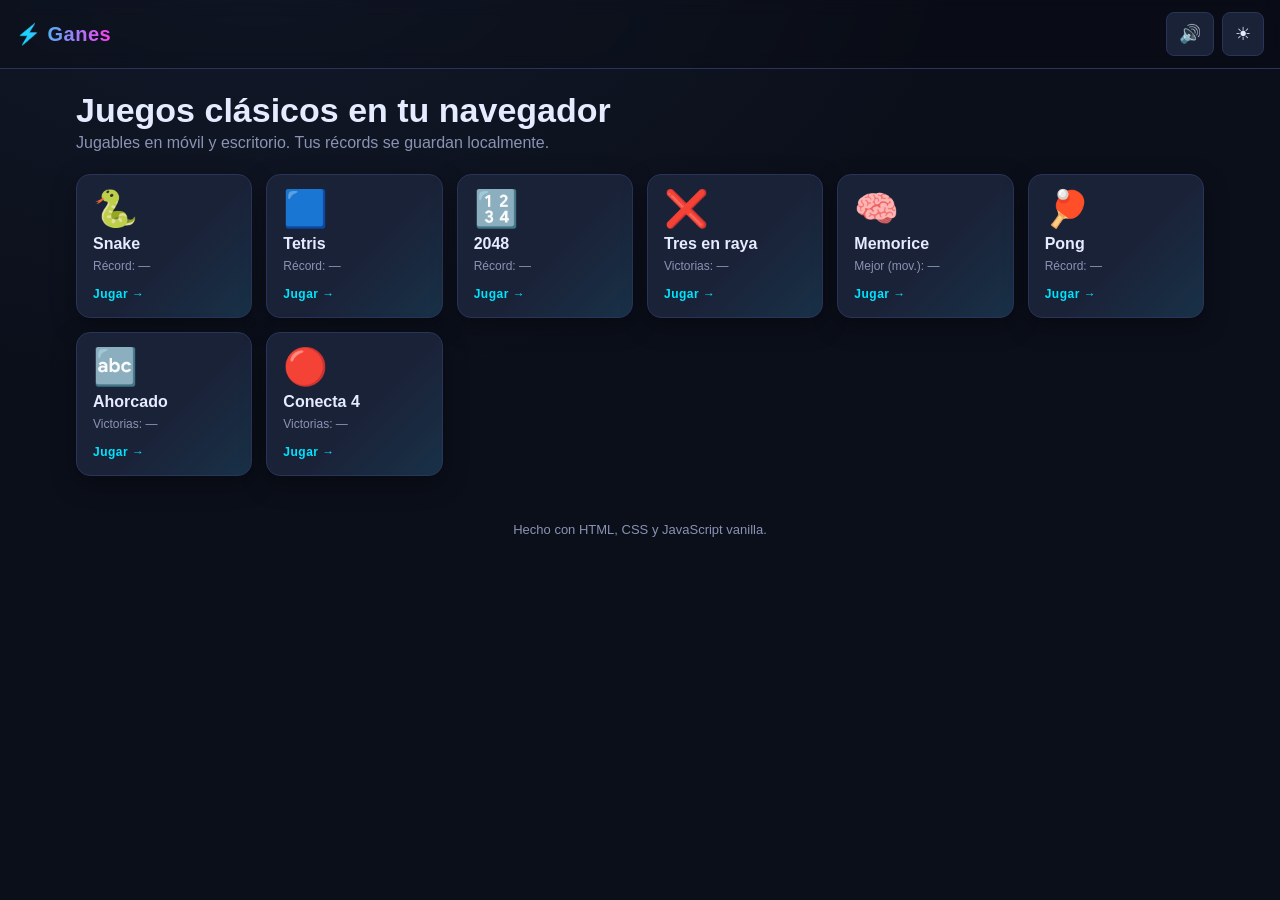
<file: index.html>
<!doctype html>
<html lang="es" data-theme="dark">
<head>
  <meta charset="utf-8" />
  <meta name="viewport" content="width=device-width, initial-scale=1, user-scalable=no, viewport-fit=cover" />
  <meta name="theme-color" content="#0b0f1a" />
  <title>Ganes · Juegos en JavaScript</title>
  <meta name="description" content="8 juegos clásicos jugables en móvil y escritorio. Snake, Tetris, 2048, Pong y más. Gratis, sin instalación." />
  <link rel="icon" href="data:image/svg+xml,<svg xmlns='http://www.w3.org/2000/svg' viewBox='0 0 100 100'><text y='.9em' font-size='90'>⚡</text></svg>" />
  <link rel="stylesheet" href="assets/css/base.css" />
</head>
<body>
  <header class="top-bar">
    <div class="brand">⚡ Ganes</div>
    <div class="top-actions">
      <button data-sound-toggle aria-label="Silenciar">🔊</button>
      <button data-theme-toggle aria-label="Cambiar tema">☀︎</button>
    </div>
  </header>

  <main>
    <h1>Juegos clásicos en tu navegador</h1>
    <p class="lead">Jugables en móvil y escritorio. Tus récords se guardan localmente.</p>

    <section class="grid" id="games"></section>
  </main>

  <footer>Hecho con HTML, CSS y JavaScript vanilla.</footer>

  <script type="module">
    import { initTheme } from './assets/js/theme.js';
    import { initSound } from './assets/js/sound.js';
    import { getHighScore, getPref } from './assets/js/storage.js';

    initTheme();
    initSound();

    const games = [
      { id: 'snake',         name: 'Snake',         emoji: '🐍', href: 'games/snake/',         scoreLabel: 'Récord' },
      { id: 'tetris',        name: 'Tetris',        emoji: '🟦', href: 'games/tetris/',        scoreLabel: 'Récord' },
      { id: '2048',          name: '2048',          emoji: '🔢', href: 'games/2048/',          scoreLabel: 'Récord' },
      { id: 'tres-en-raya',  name: 'Tres en raya',  emoji: '❌', href: 'games/tres-en-raya/',  scoreLabel: 'Victorias' },
      { id: 'memorice',      name: 'Memorice',      emoji: '🧠', href: 'games/memorice/',      scoreLabel: 'Mejor (mov.)' },
      { id: 'pong',          name: 'Pong',          emoji: '🏓', href: 'games/pong/',          scoreLabel: 'Récord' },
      { id: 'ahorcado',      name: 'Ahorcado',      emoji: '🔤', href: 'games/ahorcado/',      scoreLabel: 'Victorias' },
      { id: 'conecta-4',     name: 'Conecta 4',     emoji: '🔴', href: 'games/conecta-4/',     scoreLabel: 'Victorias' },
    ];

    const root = document.getElementById('games');
    for (const g of games) {
      let display;
      if (g.id === 'memorice') {
        const m = getPref('memorice_best', '');
        display = m ? `${m} mov.` : '—';
      } else {
        const hs = getHighScore(g.id);
        display = hs > 0 ? hs : '—';
      }
      const a = document.createElement('a');
      a.className = 'card';
      a.href = g.href;
      a.innerHTML = `
        <div class="emoji">${g.emoji}</div>
        <div class="name">${g.name}</div>
        <div class="hs">${g.scoreLabel}: ${display}</div>
        <div class="cta">Jugar →</div>
      `;
      root.appendChild(a);
    }
  </script>
</body>
</html>
</file>
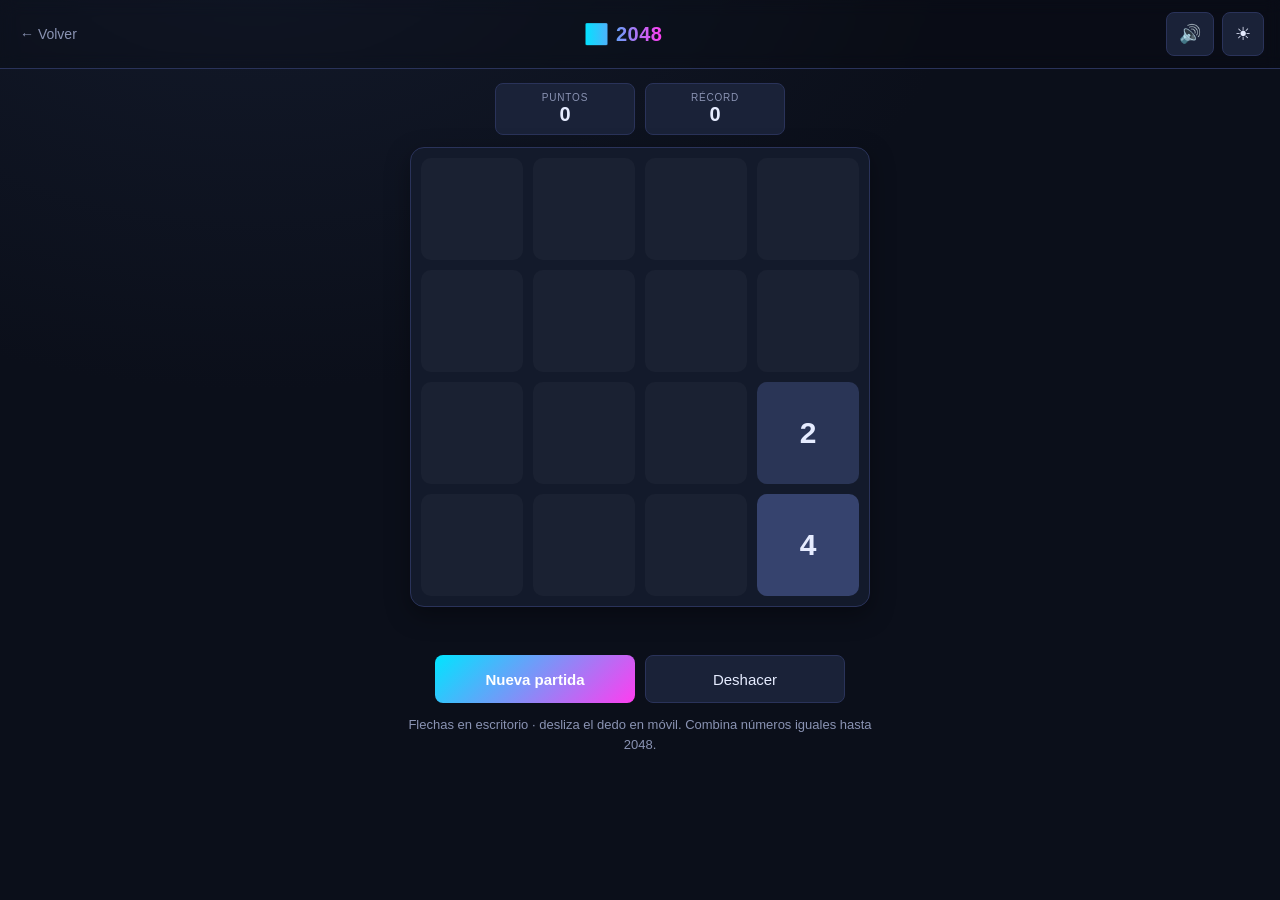
<file: games/2048/index.html>
<!doctype html>
<html lang="es" data-theme="dark">
<head>
  <meta charset="utf-8" />
  <meta name="viewport" content="width=device-width, initial-scale=1, user-scalable=no, viewport-fit=cover" />
  <title>2048 · Ganes</title>
  <link rel="icon" href="data:image/svg+xml,<svg xmlns='http://www.w3.org/2000/svg' viewBox='0 0 100 100'><text y='.9em' font-size='90'>🔢</text></svg>" />
  <link rel="stylesheet" href="../../assets/css/base.css" />
  <link rel="stylesheet" href="../../assets/css/game.css" />
  <style>
    .grid-2048 {
      width: min(96vw, 460px);
      aspect-ratio: 1 / 1;
      background: var(--bg-2);
      border: 1px solid var(--border);
      border-radius: var(--radius);
      padding: 10px;
      display: grid;
      grid-template-columns: repeat(4, 1fr);
      grid-template-rows: repeat(4, 1fr);
      gap: 10px;
      box-shadow: var(--shadow);
      touch-action: none;
      user-select: none;
    }
    .tile {
      display: flex; align-items: center; justify-content: center;
      background: var(--surface);
      border-radius: 10px;
      font-weight: 800;
      font-size: clamp(18px, 5vw, 30px);
      color: var(--fg);
      transition: transform .08s ease;
    }
    .tile[data-v="0"] { color: transparent; background: rgba(255,255,255,0.03); }
    .tile[data-v="2"] { background: #2a3556; }
    .tile[data-v="4"] { background: #36436e; }
    .tile[data-v="8"] { background: #4a3a8a; color: #fff; }
    .tile[data-v="16"] { background: #6a3aa0; color: #fff; }
    .tile[data-v="32"] { background: #903ab2; color: #fff; }
    .tile[data-v="64"] { background: #b53aa3; color: #fff; }
    .tile[data-v="128"] { background: #cc4080; color: #fff; font-size: clamp(16px, 4.5vw, 26px); }
    .tile[data-v="256"] { background: #df4860; color: #fff; font-size: clamp(16px, 4.5vw, 26px); }
    .tile[data-v="512"] { background: #ef5945; color: #fff; font-size: clamp(16px, 4.5vw, 26px); }
    .tile[data-v="1024"] { background: linear-gradient(135deg, var(--accent), var(--accent-2)); color: #fff; font-size: clamp(14px, 4vw, 22px); }
    .tile[data-v="2048"] { background: linear-gradient(135deg, #ffd54a, #ff7a00); color: #1a0; font-size: clamp(14px, 4vw, 22px); }
  </style>
</head>
<body>
  <header class="top-bar">
    <a class="back-link" href="../../">← Volver</a>
    <div class="brand">🔢 2048</div>
    <div class="top-actions">
      <button data-sound-toggle>🔊</button>
      <button data-theme-toggle>☀︎</button>
    </div>
  </header>

  <main class="game-shell">
    <div class="scoreboard">
      <div class="score-box"><div class="label">Puntos</div><div class="value" id="score">0</div></div>
      <div class="score-box"><div class="label">Récord</div><div class="value" id="best">0</div></div>
    </div>

    <div id="grid" class="grid-2048"></div>

    <div class="message" id="msg"></div>

    <div class="controls">
      <button id="restart" class="primary">Nueva partida</button>
      <button id="undo">Deshacer</button>
    </div>

    <p class="hint">Flechas en escritorio · desliza el dedo en móvil. Combina números iguales hasta 2048.</p>
  </main>

  <script type="module" src="./game2048.js"></script>
</body>
</html>
</file>
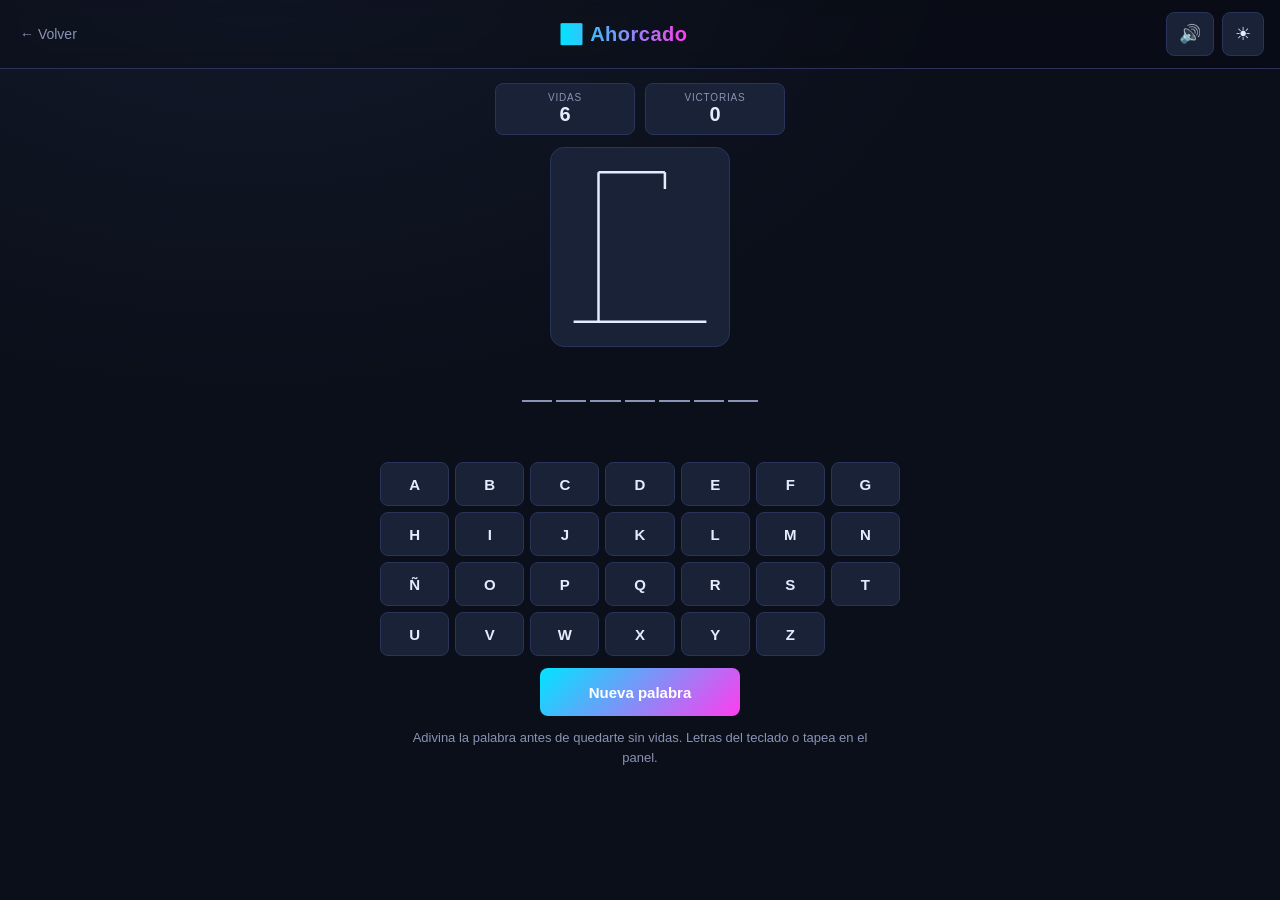
<file: games/ahorcado/index.html>
<!doctype html>
<html lang="es" data-theme="dark">
<head>
  <meta charset="utf-8" />
  <meta name="viewport" content="width=device-width, initial-scale=1, user-scalable=no, viewport-fit=cover" />
  <title>Ahorcado · Ganes</title>
  <link rel="icon" href="data:image/svg+xml,<svg xmlns='http://www.w3.org/2000/svg' viewBox='0 0 100 100'><text y='.9em' font-size='90'>🔤</text></svg>" />
  <link rel="stylesheet" href="../../assets/css/base.css" />
  <link rel="stylesheet" href="../../assets/css/game.css" />
  <style>
    .hangman-area {
      display: flex;
      flex-direction: column;
      align-items: center;
      gap: 10px;
      width: 100%;
    }
    .word {
      font-size: clamp(22px, 6vw, 38px);
      letter-spacing: 0.3em;
      font-weight: 700;
      min-height: 1.5em;
      text-transform: uppercase;
    }
    .word .letter { display: inline-block; min-width: .8em; border-bottom: 2px solid var(--fg-dim); margin: 0 2px; }
    .word .letter.revealed { border-bottom-color: transparent; }
    .keyboard {
      display: grid;
      grid-template-columns: repeat(7, 1fr);
      gap: 6px;
      width: min(96vw, 520px);
    }
    .keyboard button {
      padding: 10px 0;
      font-weight: 700;
      text-transform: uppercase;
      font-size: 15px;
      min-height: 44px;
    }
    .keyboard button.used { opacity: .35; cursor: default; pointer-events: none; }
    .keyboard button.hit { background: rgba(74, 222, 128, 0.25); border-color: var(--good); }
    .keyboard button.miss { background: rgba(255, 93, 108, 0.18); border-color: var(--bad); }
    /* En móvil: 6 columnas para botones más grandes */
    @media (max-width: 420px) {
      .keyboard {
        grid-template-columns: repeat(6, 1fr);
        gap: 5px;
      }
      .keyboard button {
        padding: 11px 0;
        font-size: 14px;
      }
    }
    svg.gallows { background: var(--surface); border: 1px solid var(--border); border-radius: var(--radius); padding: 6px; }
  </style>
</head>
<body>
  <header class="top-bar">
    <a class="back-link" href="../../">← Volver</a>
    <div class="brand">🔤 Ahorcado</div>
    <div class="top-actions">
      <button data-sound-toggle>🔊</button>
      <button data-theme-toggle>☀︎</button>
    </div>
  </header>

  <main class="game-shell">
    <div class="scoreboard">
      <div class="score-box"><div class="label">Vidas</div><div class="value" id="lives">6</div></div>
      <div class="score-box"><div class="label">Victorias</div><div class="value" id="wins">0</div></div>
    </div>

    <div class="hangman-area">
      <svg class="gallows" id="gallows" viewBox="0 0 200 220" width="180" height="200" aria-hidden="true"></svg>
      <div class="word" id="word"></div>
    </div>

    <div class="message" id="msg"></div>
    <div class="keyboard" id="keyboard"></div>

    <div class="controls">
      <button id="reset" class="primary">Nueva palabra</button>
    </div>

    <p class="hint">Adivina la palabra antes de quedarte sin vidas. Letras del teclado o tapea en el panel.</p>
  </main>

  <script type="module" src="./ahorcado.js"></script>
</body>
</html>
</file>
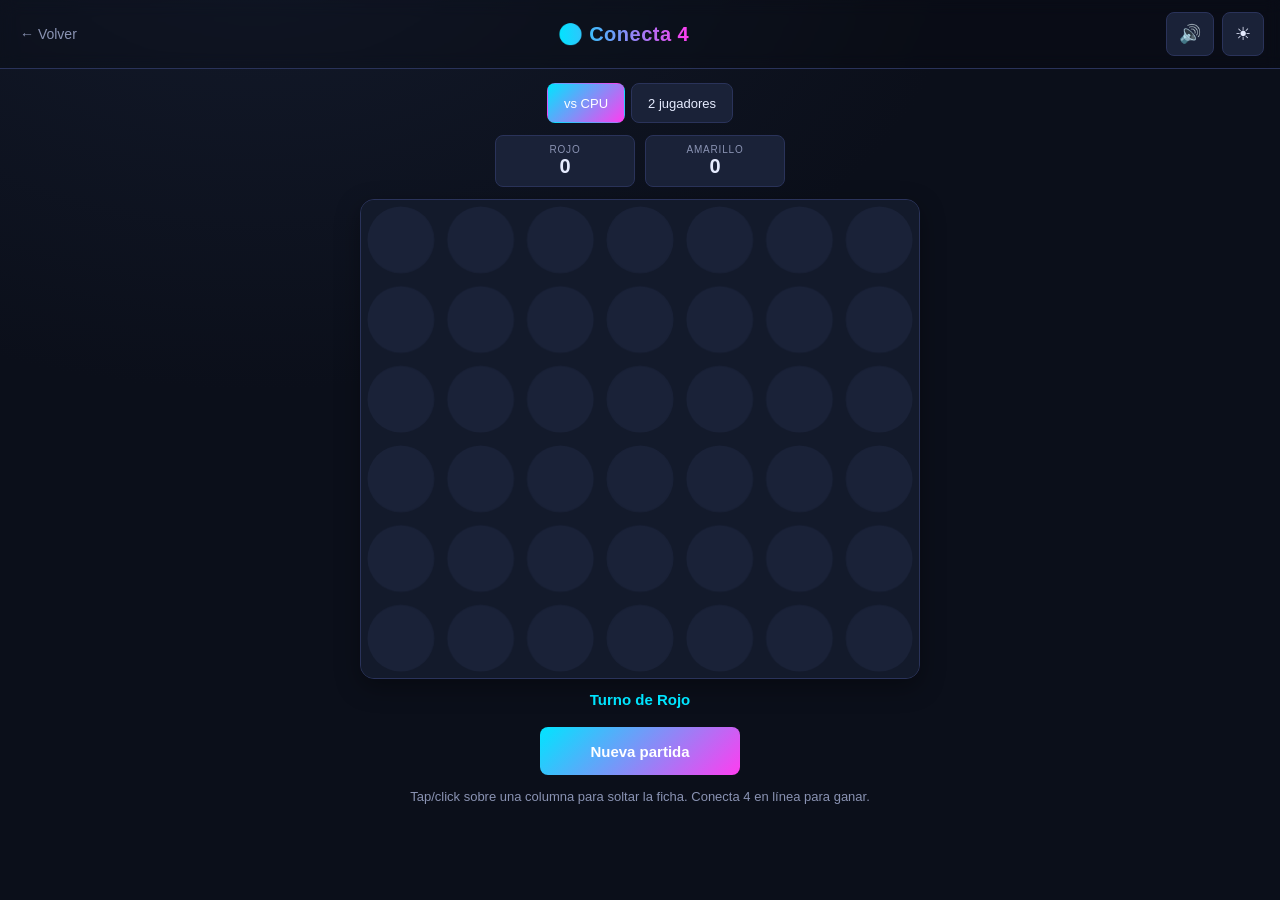
<file: games/conecta-4/index.html>
<!doctype html>
<html lang="es" data-theme="dark">
<head>
  <meta charset="utf-8" />
  <meta name="viewport" content="width=device-width, initial-scale=1, user-scalable=no, viewport-fit=cover" />
  <title>Conecta 4 · Ganes</title>
  <link rel="icon" href="data:image/svg+xml,<svg xmlns='http://www.w3.org/2000/svg' viewBox='0 0 100 100'><text y='.9em' font-size='90'>🔴</text></svg>" />
  <link rel="stylesheet" href="../../assets/css/base.css" />
  <link rel="stylesheet" href="../../assets/css/game.css" />
</head>
<body>
  <header class="top-bar">
    <a class="back-link" href="../../">← Volver</a>
    <div class="brand">🔴 Conecta 4</div>
    <div class="top-actions">
      <button data-sound-toggle>🔊</button>
      <button data-theme-toggle>☀︎</button>
    </div>
  </header>

  <main class="game-shell">
    <div class="modes">
      <button class="mode-btn active" data-mode="ai">vs CPU</button>
      <button class="mode-btn" data-mode="2p">2 jugadores</button>
    </div>

    <div class="scoreboard">
      <div class="score-box"><div class="label">Rojo</div><div class="value" id="redScore">0</div></div>
      <div class="score-box"><div class="label">Amarillo</div><div class="value" id="yellowScore">0</div></div>
    </div>

    <div class="board-wrap">
      <canvas id="board" class="board" width="560" height="480" aria-label="Tablero de Conecta 4"></canvas>
    </div>

    <div class="message" id="msg">Turno de Rojo</div>

    <div class="controls">
      <button id="reset" class="primary">Nueva partida</button>
    </div>

    <p class="hint">Tap/click sobre una columna para soltar la ficha. Conecta 4 en línea para ganar.</p>
  </main>

  <script type="module" src="./conecta4.js"></script>
</body>
</html>
</file>
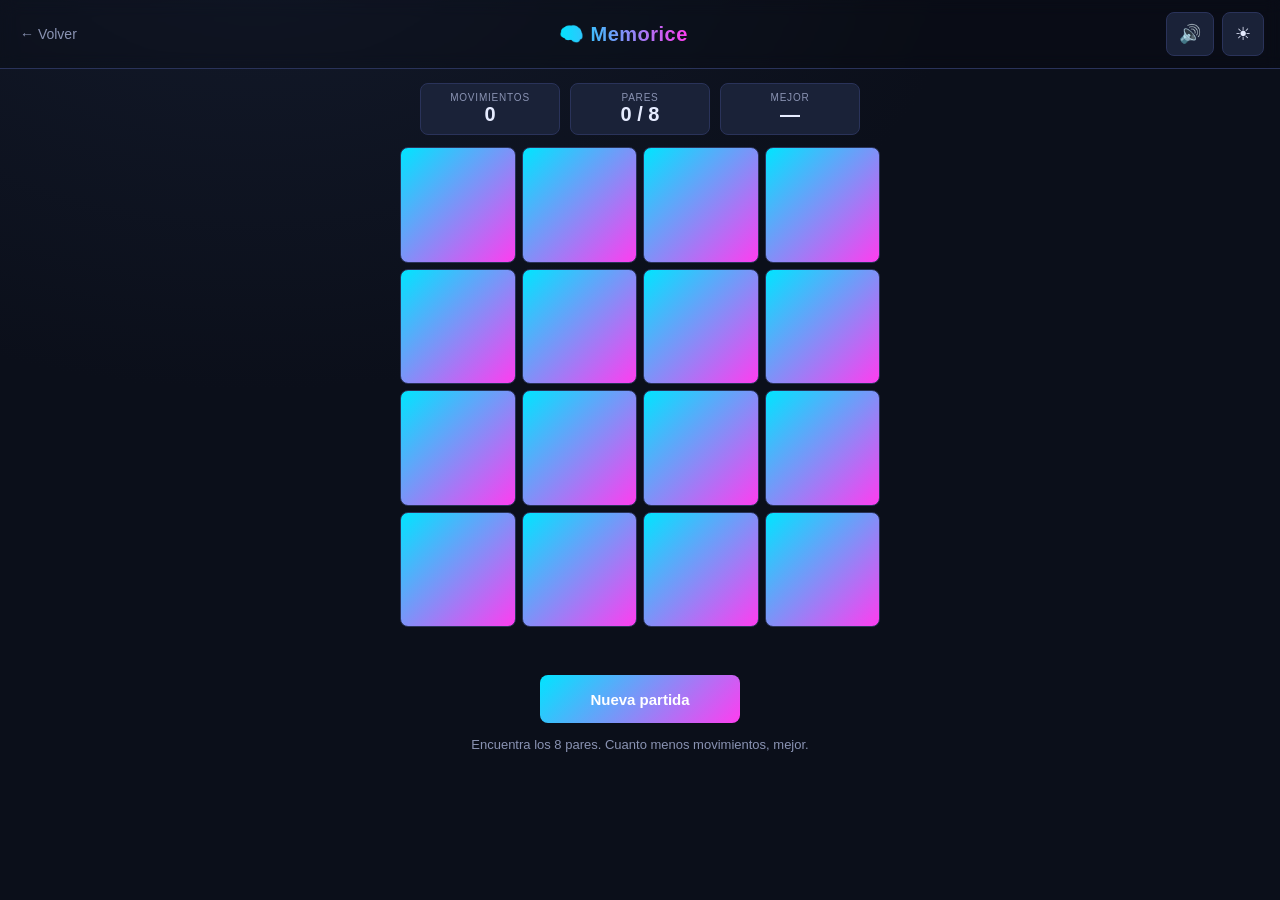
<file: games/memorice/index.html>
<!doctype html>
<html lang="es" data-theme="dark">
<head>
  <meta charset="utf-8" />
  <meta name="viewport" content="width=device-width, initial-scale=1, user-scalable=no, viewport-fit=cover" />
  <title>Memorice · Ganes</title>
  <link rel="icon" href="data:image/svg+xml,<svg xmlns='http://www.w3.org/2000/svg' viewBox='0 0 100 100'><text y='.9em' font-size='90'>🧠</text></svg>" />
  <link rel="stylesheet" href="../../assets/css/base.css" />
  <link rel="stylesheet" href="../../assets/css/game.css" />
  <style>
    .memo { grid-template-columns: repeat(4, 1fr); width: min(96vw, 480px); }
    .memo .cell { background: linear-gradient(135deg, var(--accent), var(--accent-2)); color: transparent; }
    .memo .cell.flipped { background: var(--surface); color: var(--fg); }
    .memo .cell.matched { background: rgba(74, 222, 128, 0.18); color: var(--fg); cursor: default; }
  </style>
</head>
<body>
  <header class="top-bar">
    <a class="back-link" href="../../">← Volver</a>
    <div class="brand">🧠 Memorice</div>
    <div class="top-actions">
      <button data-sound-toggle>🔊</button>
      <button data-theme-toggle>☀︎</button>
    </div>
  </header>

  <main class="game-shell">
    <div class="scoreboard">
      <div class="score-box"><div class="label">Movimientos</div><div class="value" id="moves">0</div></div>
      <div class="score-box"><div class="label">Pares</div><div class="value" id="pairs">0 / 8</div></div>
      <div class="score-box"><div class="label">Mejor</div><div class="value" id="best">—</div></div>
    </div>

    <div id="board" class="board-grid memo"></div>

    <div class="message" id="msg"></div>

    <div class="controls">
      <button id="reset" class="primary">Nueva partida</button>
    </div>

    <p class="hint">Encuentra los 8 pares. Cuanto menos movimientos, mejor.</p>
  </main>

  <script type="module" src="./memorice.js"></script>
</body>
</html>
</file>
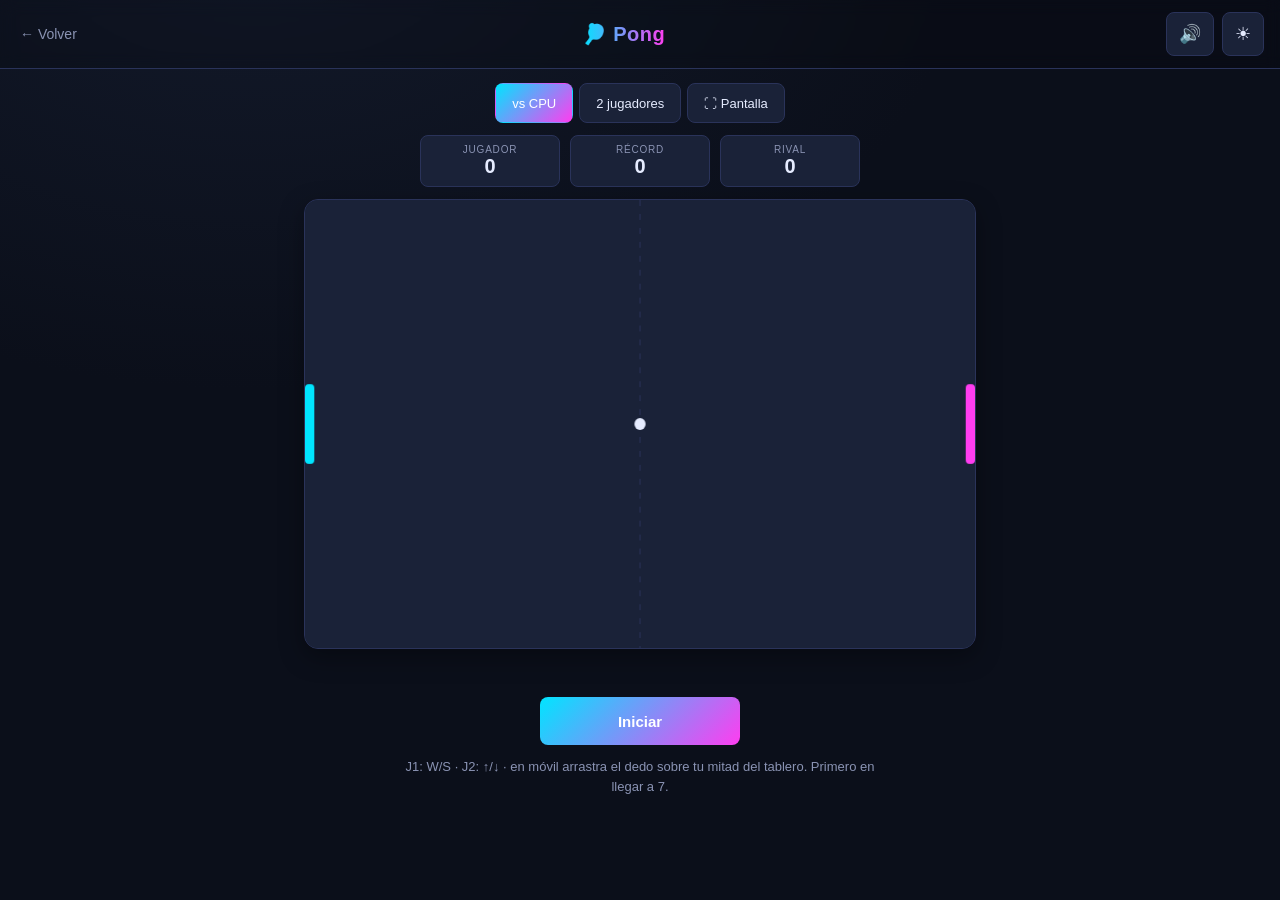
<file: games/pong/index.html>
<!doctype html>
<html lang="es" data-theme="dark">
<head>
  <meta charset="utf-8" />
  <meta name="viewport" content="width=device-width, initial-scale=1, user-scalable=no, viewport-fit=cover" />
  <title>Pong · Ganes</title>
  <link rel="icon" href="data:image/svg+xml,<svg xmlns='http://www.w3.org/2000/svg' viewBox='0 0 100 100'><text y='.9em' font-size='90'>🏓</text></svg>" />
  <link rel="stylesheet" href="../../assets/css/base.css" />
  <link rel="stylesheet" href="../../assets/css/game.css" />
  <style>
    /* ── Móvil: UI compacta, hint oculto, scroll natural ── */
    @media (pointer: coarse) {
      .hint { display: none; }
      main.game-shell { padding: 8px 12px env(safe-area-inset-bottom, 8px); gap: 6px; }
    }
    /* Landscape móvil: compactar aún más */
    @media (pointer: coarse) and (max-height: 500px) {
      .score-box { padding: 4px 8px; }
      .scoreboard { gap: 4px; }
      .modes .mode-btn { min-height: 34px; padding: 4px 10px; font-size: 13px; }
      .controls .primary { min-height: 38px; padding: 6px 20px; }
      main.game-shell { gap: 4px; padding-top: 6px; }
    }

    /* ── Pantalla completa: canvas ocupa TODA la pantalla, sin margen ni padding ── */
    :fullscreen body,
    :-webkit-full-screen body {
      height: 100dvh; overflow: hidden;
      display: flex; flex-direction: column;
      padding: 0; margin: 0;
    }
    :fullscreen header.top-bar,
    :-webkit-full-screen header.top-bar { display: none; }

    :fullscreen main.game-shell,
    :-webkit-full-screen main.game-shell {
      /* Anular margin:0 auto, max-width:720px y align-items:center de game.css */
      flex: 1; min-height: 0;
      width: 100%; max-width: none;
      margin: 0; padding: 0; gap: 0;
      display: flex; flex-direction: column;
      align-items: stretch;
      overflow: hidden;
    }
    /* Ocultar toda la UI — solo queda el canvas */
    :fullscreen .modes,
    :fullscreen .scoreboard,
    :fullscreen .controls,
    :fullscreen .message,
    :fullscreen .hint,
    :-webkit-full-screen .modes,
    :-webkit-full-screen .scoreboard,
    :-webkit-full-screen .controls,
    :-webkit-full-screen .message,
    :-webkit-full-screen .hint { display: none !important; }

    :fullscreen .board-wrap,
    :-webkit-full-screen .board-wrap {
      flex: 1; min-height: 0;
      width: 100%; margin: 0; padding: 0;
      display: block; overflow: hidden;
    }
    /* El canvas se queda sin bordes/sombra en fullscreen */
    :fullscreen #board,
    :-webkit-full-screen #board {
      display: block;
      border: none !important;
      border-radius: 0 !important;
      box-shadow: none !important;
    }
  </style>
</head>
<body>
  <header class="top-bar">
    <a class="back-link" href="../../">← Volver</a>
    <div class="brand">🏓 Pong</div>
    <div class="top-actions">
      <button data-sound-toggle>🔊</button>
      <button data-theme-toggle>☀︎</button>
    </div>
  </header>

  <main class="game-shell">
    <div class="modes">
      <button class="mode-btn active" data-mode="cpu">vs CPU</button>
      <button class="mode-btn" data-mode="2p">2 jugadores</button>
      <button id="btn-fullscreen" class="mode-btn" aria-label="Pantalla completa" title="Pantalla completa">⛶ Pantalla</button>
    </div>

    <div class="scoreboard">
      <div class="score-box"><div class="label" id="lbl-p1">Jugador</div><div class="value" id="p1">0</div></div>
      <div class="score-box"><div class="label">Récord</div><div class="value" id="best">0</div></div>
      <div class="score-box"><div class="label" id="lbl-p2">Rival</div><div class="value" id="p2">0</div></div>
    </div>

    <div class="board-wrap">
      <canvas id="board" class="board" width="640" height="400" aria-label="Tablero de Pong"></canvas>
    </div>

    <div class="message" id="msg"></div>

    <div class="controls">
      <button id="start" class="primary">Iniciar</button>
    </div>

    <p class="hint" id="hint-text">
      J1: W/S · J2: ↑/↓ · en móvil arrastra el dedo sobre tu mitad del tablero. Primero en llegar a 7.
    </p>
  </main>

  <script type="module" src="./pong.js"></script>
</body>
</html>
</file>
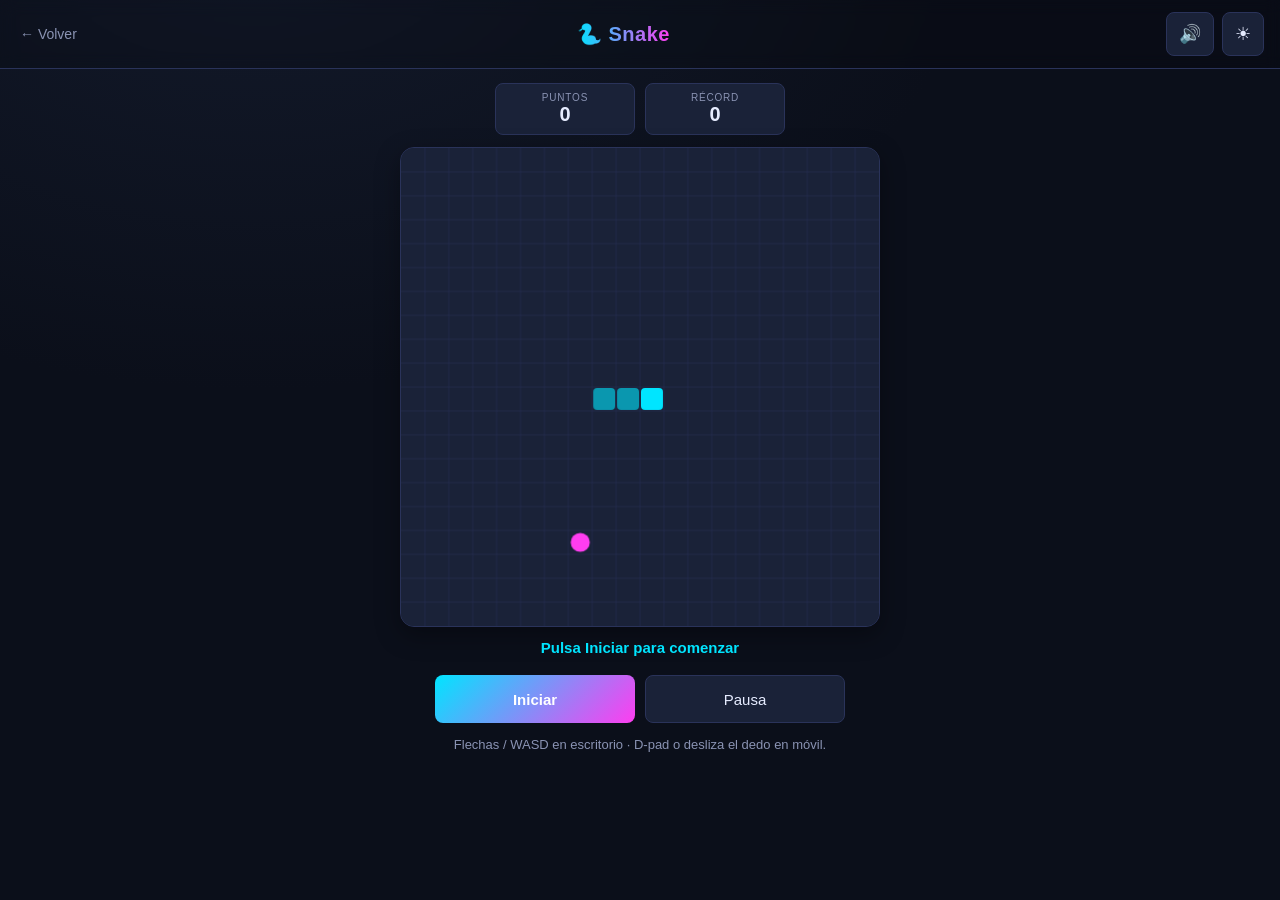
<file: games/snake/index.html>
<!doctype html>
<html lang="es" data-theme="dark">
<head>
  <meta charset="utf-8" />
  <meta name="viewport" content="width=device-width, initial-scale=1, user-scalable=no, viewport-fit=cover" />
  <title>Snake · Ganes</title>
  <link rel="icon" href="data:image/svg+xml,<svg xmlns='http://www.w3.org/2000/svg' viewBox='0 0 100 100'><text y='.9em' font-size='90'>🐍</text></svg>" />
  <link rel="stylesheet" href="../../assets/css/base.css" />
  <link rel="stylesheet" href="../../assets/css/game.css" />
</head>
<body>
  <header class="top-bar">
    <a class="back-link" href="../../">← Volver</a>
    <div class="brand">🐍 Snake</div>
    <div class="top-actions">
      <button data-sound-toggle>🔊</button>
      <button data-theme-toggle>☀︎</button>
    </div>
  </header>

  <main class="game-shell">
    <div class="scoreboard">
      <div class="score-box"><div class="label">Puntos</div><div class="value" id="score">0</div></div>
      <div class="score-box"><div class="label">Récord</div><div class="value" id="best">0</div></div>
    </div>

    <div class="board-wrap">
      <canvas id="board" class="board" width="400" height="400" aria-label="Tablero de Snake"></canvas>
    </div>

    <div class="message" id="msg"></div>

    <div class="controls">
      <button id="start" class="primary">Iniciar</button>
      <button id="pause">Pausa</button>
    </div>

    <div id="dpad"></div>

    <p class="hint">Flechas / WASD en escritorio · D-pad o desliza el dedo en móvil.</p>
  </main>

  <script type="module" src="./snake.js"></script>
</body>
</html>
</file>
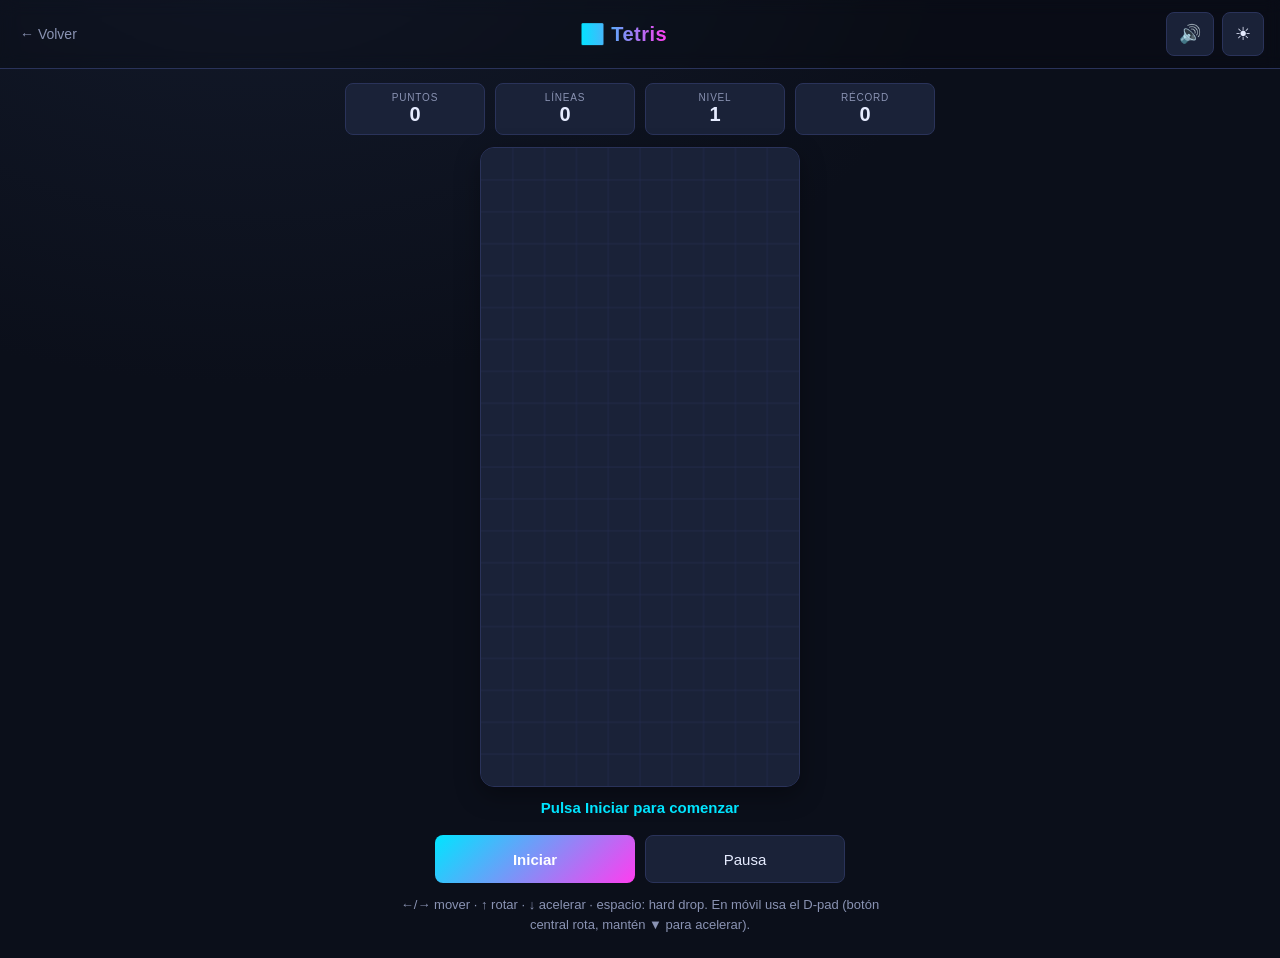
<file: games/tetris/index.html>
<!doctype html>
<html lang="es" data-theme="dark">
<head>
  <meta charset="utf-8" />
  <meta name="viewport" content="width=device-width, initial-scale=1, user-scalable=no, viewport-fit=cover" />
  <title>Tetris · Ganes</title>
  <link rel="icon" href="data:image/svg+xml,<svg xmlns='http://www.w3.org/2000/svg' viewBox='0 0 100 100'><text y='.9em' font-size='90'>🟦</text></svg>" />
  <link rel="stylesheet" href="../../assets/css/base.css" />
  <link rel="stylesheet" href="../../assets/css/game.css" />
</head>
<body>
  <header class="top-bar">
    <a class="back-link" href="../../">← Volver</a>
    <div class="brand">🟦 Tetris</div>
    <div class="top-actions">
      <button data-sound-toggle>🔊</button>
      <button data-theme-toggle>☀︎</button>
    </div>
  </header>

  <main class="game-shell">
    <div class="scoreboard">
      <div class="score-box"><div class="label">Puntos</div><div class="value" id="score">0</div></div>
      <div class="score-box"><div class="label">Líneas</div><div class="value" id="lines">0</div></div>
      <div class="score-box"><div class="label">Nivel</div><div class="value" id="level">1</div></div>
      <div class="score-box"><div class="label">Récord</div><div class="value" id="best">0</div></div>
    </div>

    <div class="board-wrap">
      <canvas id="board" class="board" width="300" height="600" aria-label="Tablero de Tetris"></canvas>
    </div>

    <div class="message" id="msg"></div>

    <div class="controls">
      <button id="start" class="primary">Iniciar</button>
      <button id="pause">Pausa</button>
    </div>

    <div id="dpad"></div>

    <p class="hint">←/→ mover · ↑ rotar · ↓ acelerar · espacio: hard drop. En móvil usa el D-pad (botón central rota, mantén ▼ para acelerar).</p>
  </main>

  <script type="module" src="./tetris.js"></script>
</body>
</html>
</file>
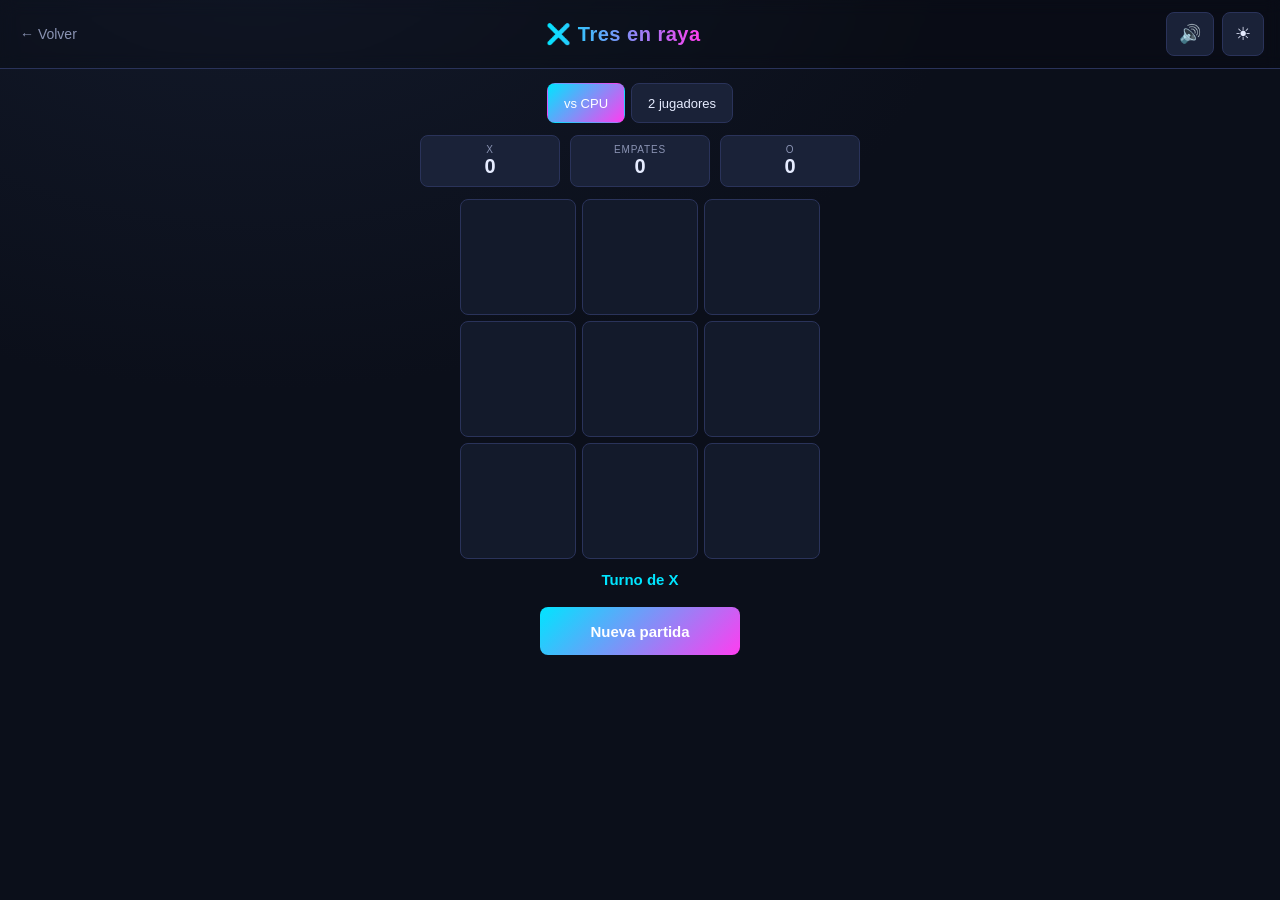
<file: games/tres-en-raya/index.html>
<!doctype html>
<html lang="es" data-theme="dark">
<head>
  <meta charset="utf-8" />
  <meta name="viewport" content="width=device-width, initial-scale=1, user-scalable=no, viewport-fit=cover" />
  <title>Tres en raya · Ganes</title>
  <link rel="icon" href="data:image/svg+xml,<svg xmlns='http://www.w3.org/2000/svg' viewBox='0 0 100 100'><text y='.9em' font-size='90'>❌</text></svg>" />
  <link rel="stylesheet" href="../../assets/css/base.css" />
  <link rel="stylesheet" href="../../assets/css/game.css" />
  <style>
    .ttt { grid-template-columns: repeat(3, 1fr); width: min(90vw, 360px); }
    .ttt .cell.x { color: var(--accent); }
    .ttt .cell.o { color: var(--accent-2); }
    .ttt .cell.win { background: rgba(0, 229, 255, 0.18); }
  </style>
</head>
<body>
  <header class="top-bar">
    <a class="back-link" href="../../">← Volver</a>
    <div class="brand">❌ Tres en raya</div>
    <div class="top-actions">
      <button data-sound-toggle>🔊</button>
      <button data-theme-toggle>☀︎</button>
    </div>
  </header>

  <main class="game-shell">
    <div class="modes">
      <button class="mode-btn active" data-mode="ai">vs CPU</button>
      <button class="mode-btn" data-mode="2p">2 jugadores</button>
    </div>

    <div class="scoreboard">
      <div class="score-box"><div class="label">X</div><div class="value" id="winsX">0</div></div>
      <div class="score-box"><div class="label">Empates</div><div class="value" id="draws">0</div></div>
      <div class="score-box"><div class="label">O</div><div class="value" id="winsO">0</div></div>
    </div>

    <div id="board" class="board-grid ttt"></div>

    <div class="message" id="msg">Turno de X</div>

    <div class="controls">
      <button id="reset" class="primary">Nueva partida</button>
    </div>
  </main>

  <script type="module" src="./tictactoe.js"></script>
</body>
</html>
</file>
<file: assets/css/base.css>
:root {
  --bg: #0b0f1a;
  --bg-2: #131a2b;
  --surface: #1a2238;
  --fg: #e6ecff;
  --fg-dim: #8a93b3;
  --accent: #00e5ff;
  --accent-2: #ff3df0;
  --good: #4ade80;
  --bad: #ff5d6c;
  --border: #2a335a;
  --shadow: 0 8px 24px rgba(0, 0, 0, 0.35);
  --radius: 14px;
  --radius-sm: 8px;
  --font: -apple-system, BlinkMacSystemFont, "Segoe UI", Roboto, Oxygen, Ubuntu, Cantarell, "Helvetica Neue", Arial, sans-serif;
  --theme-color: #0b0f1a;
}

:root[data-theme="light"] {
  --bg: #f4f6fb;
  --bg-2: #eaeefb;
  --surface: #ffffff;
  --fg: #131a2b;
  --fg-dim: #5a648a;
  --accent: #0066ff;
  --accent-2: #c026d3;
  --border: #d5dcef;
  --shadow: 0 6px 18px rgba(20, 30, 60, 0.12);
}

*, *::before, *::after { box-sizing: border-box; }

html, body {
  margin: 0;
  padding: 0;
  background: radial-gradient(1200px 800px at 20% -10%, var(--bg-2), var(--bg) 60%);
  color: var(--fg);
  font-family: var(--font);
  min-height: 100%;
  -webkit-font-smoothing: antialiased;
  overscroll-behavior: none;
}

body { min-height: 100vh; }

a { color: var(--accent); text-decoration: none; }
a:hover { text-decoration: underline; }

button {
  font-family: inherit;
  cursor: pointer;
  background: var(--surface);
  color: var(--fg);
  border: 1px solid var(--border);
  border-radius: var(--radius-sm);
  padding: 10px 14px;
  font-size: 15px;
  min-height: 44px;
  -webkit-tap-highlight-color: transparent;
  touch-action: manipulation;
  transition: transform .08s ease, border-color .15s ease, background .15s ease;
}
button:hover { border-color: var(--accent); }
button:active { transform: translateY(1px); }
button.primary {
  background: linear-gradient(135deg, var(--accent), var(--accent-2));
  color: #fff;
  border: none;
  font-weight: 600;
}

/* En dispositivos táctiles, quitar hover states que no tienen sentido */
@media (hover: none) {
  button:hover { border-color: var(--border); background: var(--surface); }
  button.primary:hover { background: linear-gradient(135deg, var(--accent), var(--accent-2)); }
}

.top-bar {
  display: flex;
  align-items: center;
  justify-content: space-between;
  padding: 12px 16px;
  padding-top: max(12px, env(safe-area-inset-top));
  border-bottom: 1px solid var(--border);
  background: rgba(0, 0, 0, 0.15);
  backdrop-filter: blur(8px);
  -webkit-backdrop-filter: blur(8px);
  position: sticky;
  top: 0;
  z-index: 10;
}

.brand {
  font-weight: 700;
  letter-spacing: .5px;
  font-size: 20px;
  background: linear-gradient(90deg, var(--accent), var(--accent-2));
  -webkit-background-clip: text;
  background-clip: text;
  color: transparent;
}

.top-actions { display: flex; gap: 8px; }
.top-actions button { padding: 8px 12px; font-size: 18px; }

main { padding: 22px clamp(14px, 4vw, 36px); max-width: 1200px; margin: 0 auto; }

h1 { font-size: clamp(22px, 3vw, 34px); margin: 0 0 4px; }
.lead { color: var(--fg-dim); margin: 0 0 22px; }

.grid {
  display: grid;
  gap: 14px;
  grid-template-columns: repeat(auto-fill, minmax(160px, 1fr));
}

@media (max-width: 360px) {
  .grid { grid-template-columns: 1fr 1fr; gap: 10px; }
}

/* Animación de entrada escalonada para las cards */
@keyframes fadeUp {
  from { opacity: 0; transform: translateY(18px); }
  to   { opacity: 1; transform: translateY(0); }
}
.card { animation: fadeUp .35s ease both; }
.card:nth-child(1)  { animation-delay: .04s; }
.card:nth-child(2)  { animation-delay: .08s; }
.card:nth-child(3)  { animation-delay: .12s; }
.card:nth-child(4)  { animation-delay: .16s; }
.card:nth-child(5)  { animation-delay: .20s; }
.card:nth-child(6)  { animation-delay: .24s; }
.card:nth-child(7)  { animation-delay: .28s; }
.card:nth-child(8)  { animation-delay: .32s; }

.card {
  display: flex;
  flex-direction: column;
  gap: 6px;
  padding: 16px;
  background: var(--surface);
  border: 1px solid var(--border);
  border-radius: var(--radius);
  box-shadow: var(--shadow);
  text-decoration: none;
  color: inherit;
  position: relative;
  overflow: hidden;
  -webkit-tap-highlight-color: transparent;
  touch-action: manipulation;
  transition: transform .15s ease, border-color .2s ease, box-shadow .2s ease;
}
.card:hover {
  transform: translateY(-3px);
  border-color: var(--accent);
  box-shadow: 0 12px 32px rgba(0, 229, 255, 0.15);
  text-decoration: none;
}
.card:active {
  transform: scale(0.97);
  border-color: var(--accent);
}
.card .emoji { font-size: 36px; line-height: 1; margin-bottom: 2px; }
.card .name { font-weight: 700; font-size: 16px; }
.card .hs { color: var(--fg-dim); font-size: 12px; }
.card .cta {
  margin-top: auto;
  padding-top: 8px;
  font-size: 12px;
  color: var(--accent);
  font-weight: 600;
  letter-spacing: .5px;
}
.card::after {
  content: "";
  position: absolute;
  inset: -1px;
  background: linear-gradient(135deg, transparent 55%, rgba(0, 229, 255, 0.08));
  pointer-events: none;
}

/* En táctil, el hover de la card no aplica (usa :active) */
@media (hover: none) {
  .card:hover {
    transform: none;
    border-color: var(--border);
    box-shadow: var(--shadow);
  }
}

footer {
  text-align: center;
  padding: 24px;
  padding-bottom: calc(24px + env(safe-area-inset-bottom));
  color: var(--fg-dim);
  font-size: 13px;
}
</file>
<file: assets/css/game.css>
.game-shell {
  display: flex;
  flex-direction: column;
  align-items: center;
  gap: 12px;
  padding: 14px clamp(12px, 3vw, 24px);
  padding-bottom: calc(24px + env(safe-area-inset-bottom));
  max-width: 720px;
  margin: 0 auto;
}

.game-title { font-size: clamp(20px, 3vw, 28px); margin: 4px 0; text-align: center; }

.scoreboard {
  display: flex;
  gap: 10px;
  flex-wrap: wrap;
  justify-content: center;
  width: 100%;
}
.score-box {
  background: var(--surface);
  border: 1px solid var(--border);
  border-radius: var(--radius-sm);
  padding: 8px 14px;
  min-width: 80px;
  text-align: center;
  flex: 1 1 80px;
  max-width: 140px;
}
.score-box .label { font-size: 10px; color: var(--fg-dim); text-transform: uppercase; letter-spacing: .8px; }
.score-box .value { font-weight: 700; font-size: 20px; }

/* Animación del score al cambiar */
@keyframes scorePop {
  0%   { transform: scale(1); }
  40%  { transform: scale(1.25); color: var(--accent); }
  100% { transform: scale(1); }
}
.score-box .value.pop { animation: scorePop .3s ease; }

.board-wrap {
  display: flex;
  justify-content: center;
  width: 100%;
}

canvas.board {
  background: var(--surface);
  border: 1px solid var(--border);
  border-radius: var(--radius);
  box-shadow: var(--shadow);
  touch-action: none;
  max-width: 100%;
  height: auto;
  display: block;
}

.controls {
  display: flex;
  gap: 10px;
  flex-wrap: wrap;
  justify-content: center;
  width: 100%;
}
.controls button {
  min-width: 120px;
  min-height: 48px;
  font-size: 15px;
  flex: 1 1 120px;
  max-width: 200px;
}

.message {
  min-height: 24px;
  text-align: center;
  color: var(--accent);
  font-weight: 600;
  font-size: 15px;
}

.hint {
  color: var(--fg-dim);
  font-size: 13px;
  text-align: center;
  line-height: 1.5;
  max-width: 480px;
  margin: 0;
}

/* D-pad virtual — tamaño generoso para dedos */
.dpad {
  display: grid;
  grid-template-columns: 68px 68px 68px;
  grid-template-rows: 68px 68px 68px;
  gap: 8px;
  margin-top: 6px;
  /* Solo visible en pantallas táctiles; en desktop se oculta */
}
.dpad .dpad-btn {
  background: var(--surface);
  border: 1px solid var(--border);
  border-radius: 14px;
  font-size: 22px;
  user-select: none;
  -webkit-user-select: none;
  touch-action: manipulation;
  -webkit-tap-highlight-color: transparent;
  transition: background .1s ease, transform .08s ease;
  min-height: unset; /* override base.css */
}
.dpad .dpad-btn:active { background: var(--bg-2); transform: scale(0.93); }
.dpad .dpad-up    { grid-area: 1 / 2; }
.dpad .dpad-left  { grid-area: 2 / 1; }
.dpad .dpad-right { grid-area: 2 / 3; }
.dpad .dpad-down  { grid-area: 3 / 2; }
.dpad .dpad-action {
  grid-area: 2 / 2;
  background: linear-gradient(135deg, var(--accent), var(--accent-2));
  color: #fff;
  border: none;
  font-weight: 700;
  border-radius: 50%;
  font-size: 20px;
}
.dpad .dpad-action:active { opacity: .8; transform: scale(0.93); }

/* En escritorio (pointer mouse), ocultar el D-pad */
@media (hover: hover) and (pointer: fine) {
  .dpad { display: none; }
}

/* Tableros DOM (memorice, conecta 4, tres en raya) */
.board-grid {
  display: grid;
  gap: 6px;
  width: min(96vw, 480px);
  user-select: none;
  -webkit-user-select: none;
}
.cell {
  background: var(--bg-2);
  border: 1px solid var(--border);
  border-radius: var(--radius-sm);
  display: flex;
  align-items: center;
  justify-content: center;
  font-size: clamp(20px, 6vw, 36px);
  font-weight: 700;
  aspect-ratio: 1 / 1;
  cursor: pointer;
  -webkit-tap-highlight-color: transparent;
  touch-action: manipulation;
  transition: background .12s ease, transform .08s ease;
}
.cell:hover { background: var(--surface); }
.cell:active { transform: scale(0.93); }
.cell.disabled { cursor: default; }
@media (hover: none) {
  .cell:hover { background: var(--bg-2); }
}

/* Resalta celdas ganadoras */
.cell.win {
  background: rgba(74, 222, 128, 0.25);
  border-color: var(--good);
  animation: winPulse .5s ease;
}
@keyframes winPulse {
  0%   { transform: scale(1); }
  50%  { transform: scale(1.1); }
  100% { transform: scale(1); }
}

/* Tres en raya: colores para X y O */
.cell.x { color: var(--accent); }
.cell.o { color: var(--accent-2); }

.back-link {
  display: inline-flex;
  align-items: center;
  gap: 6px;
  color: var(--fg-dim);
  font-size: 14px;
  padding: 6px 4px;
  min-height: 44px;
  -webkit-tap-highlight-color: transparent;
}
.back-link:hover { color: var(--accent); text-decoration: none; }

/* Modos */
.modes {
  display: flex;
  gap: 6px;
  flex-wrap: wrap;
  justify-content: center;
}
.mode-btn {
  padding: 8px 16px;
  font-size: 13px;
  min-height: 40px;
  -webkit-tap-highlight-color: transparent;
}
.mode-btn.active {
  background: linear-gradient(135deg, var(--accent), var(--accent-2));
  color: #fff;
  border-color: transparent;
}

/* Ocultar .hint en pantallas muy pequeñas para ahorrar espacio */
@media (max-height: 640px) and (max-width: 480px) {
  .hint { display: none; }
}
</file>
